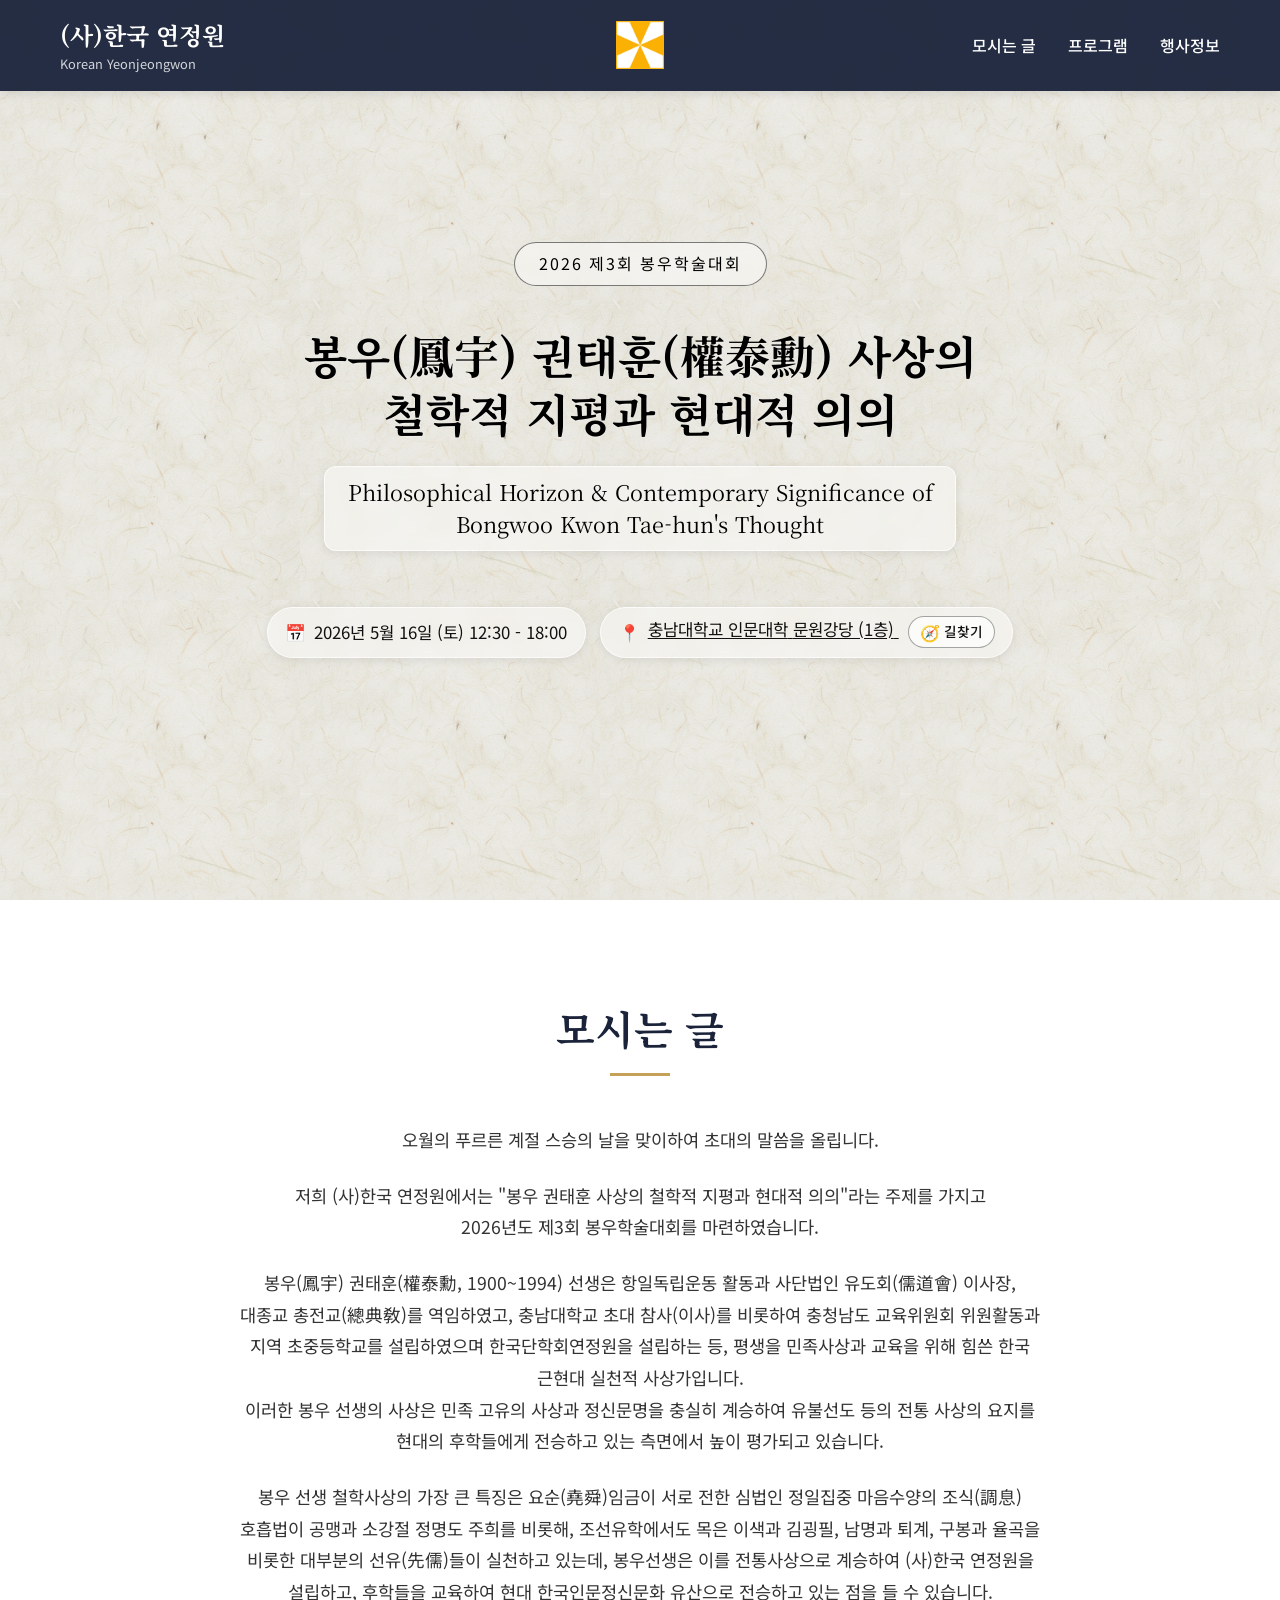
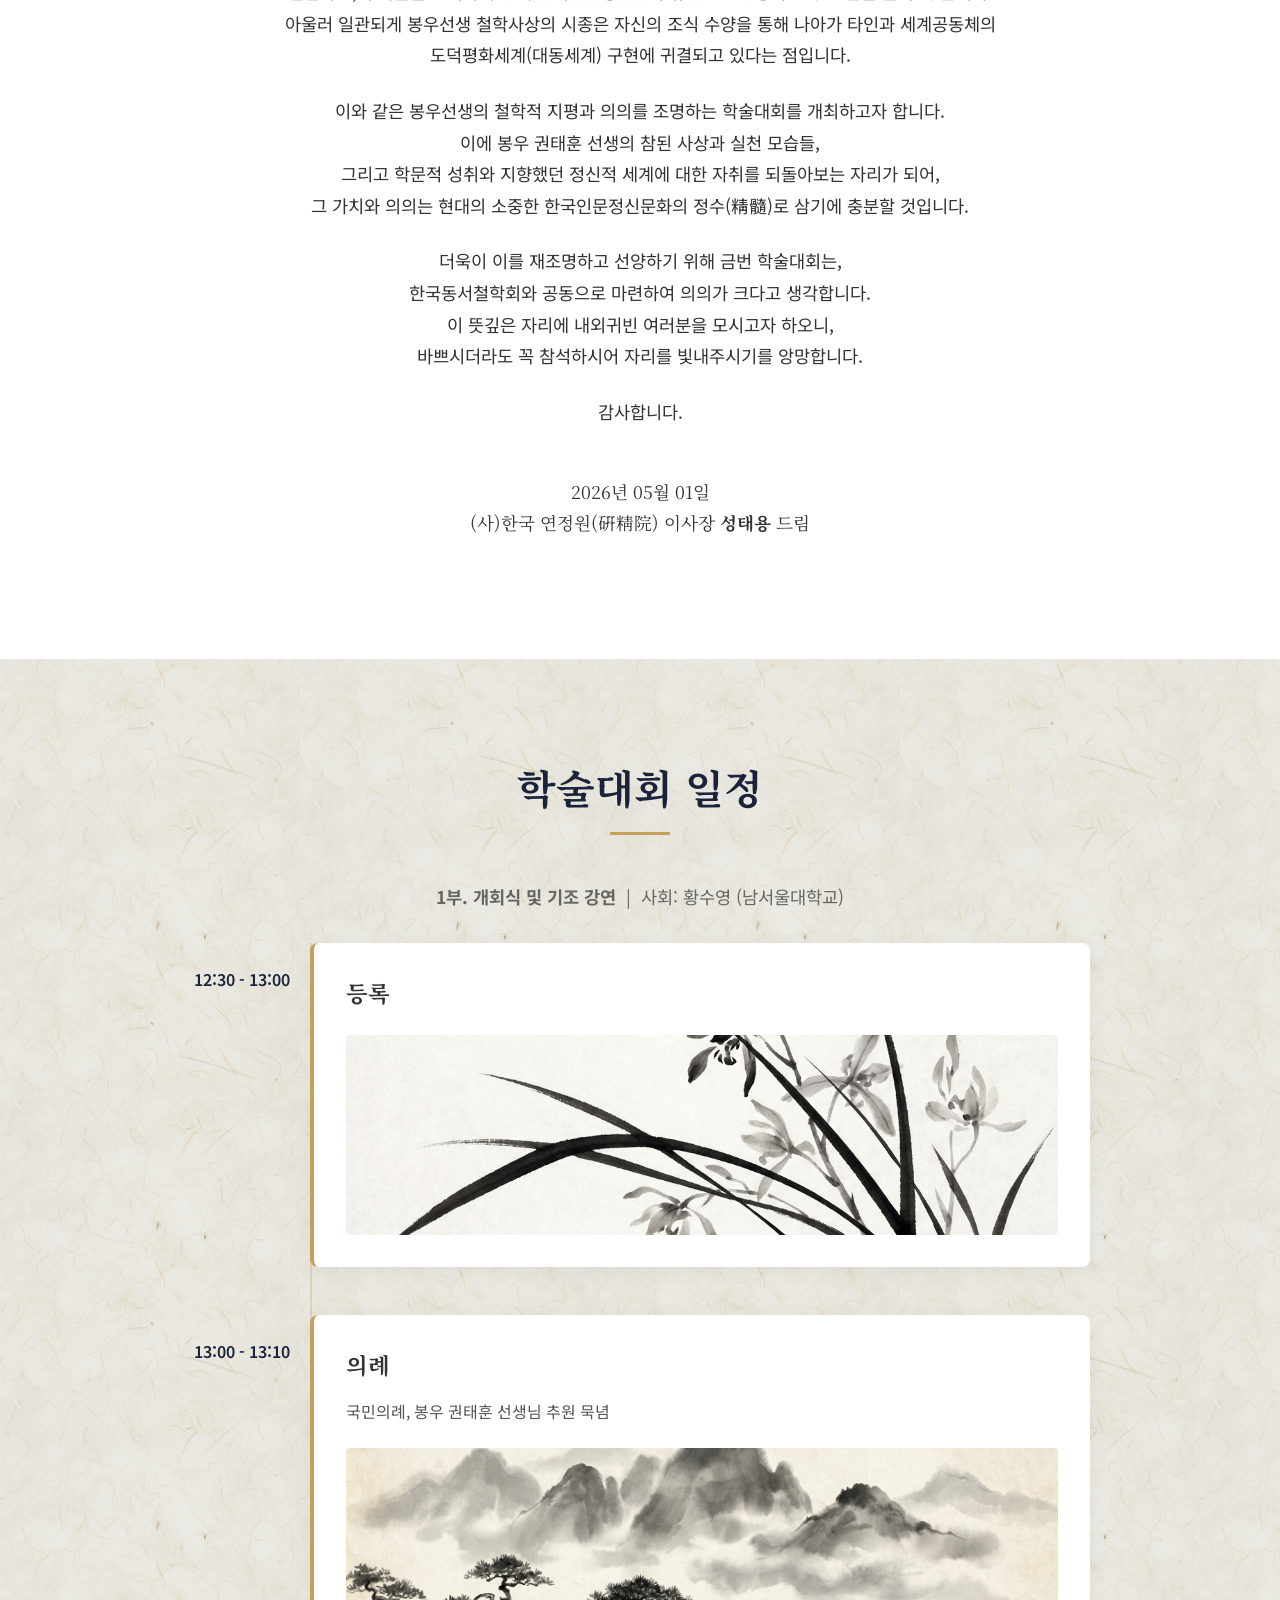
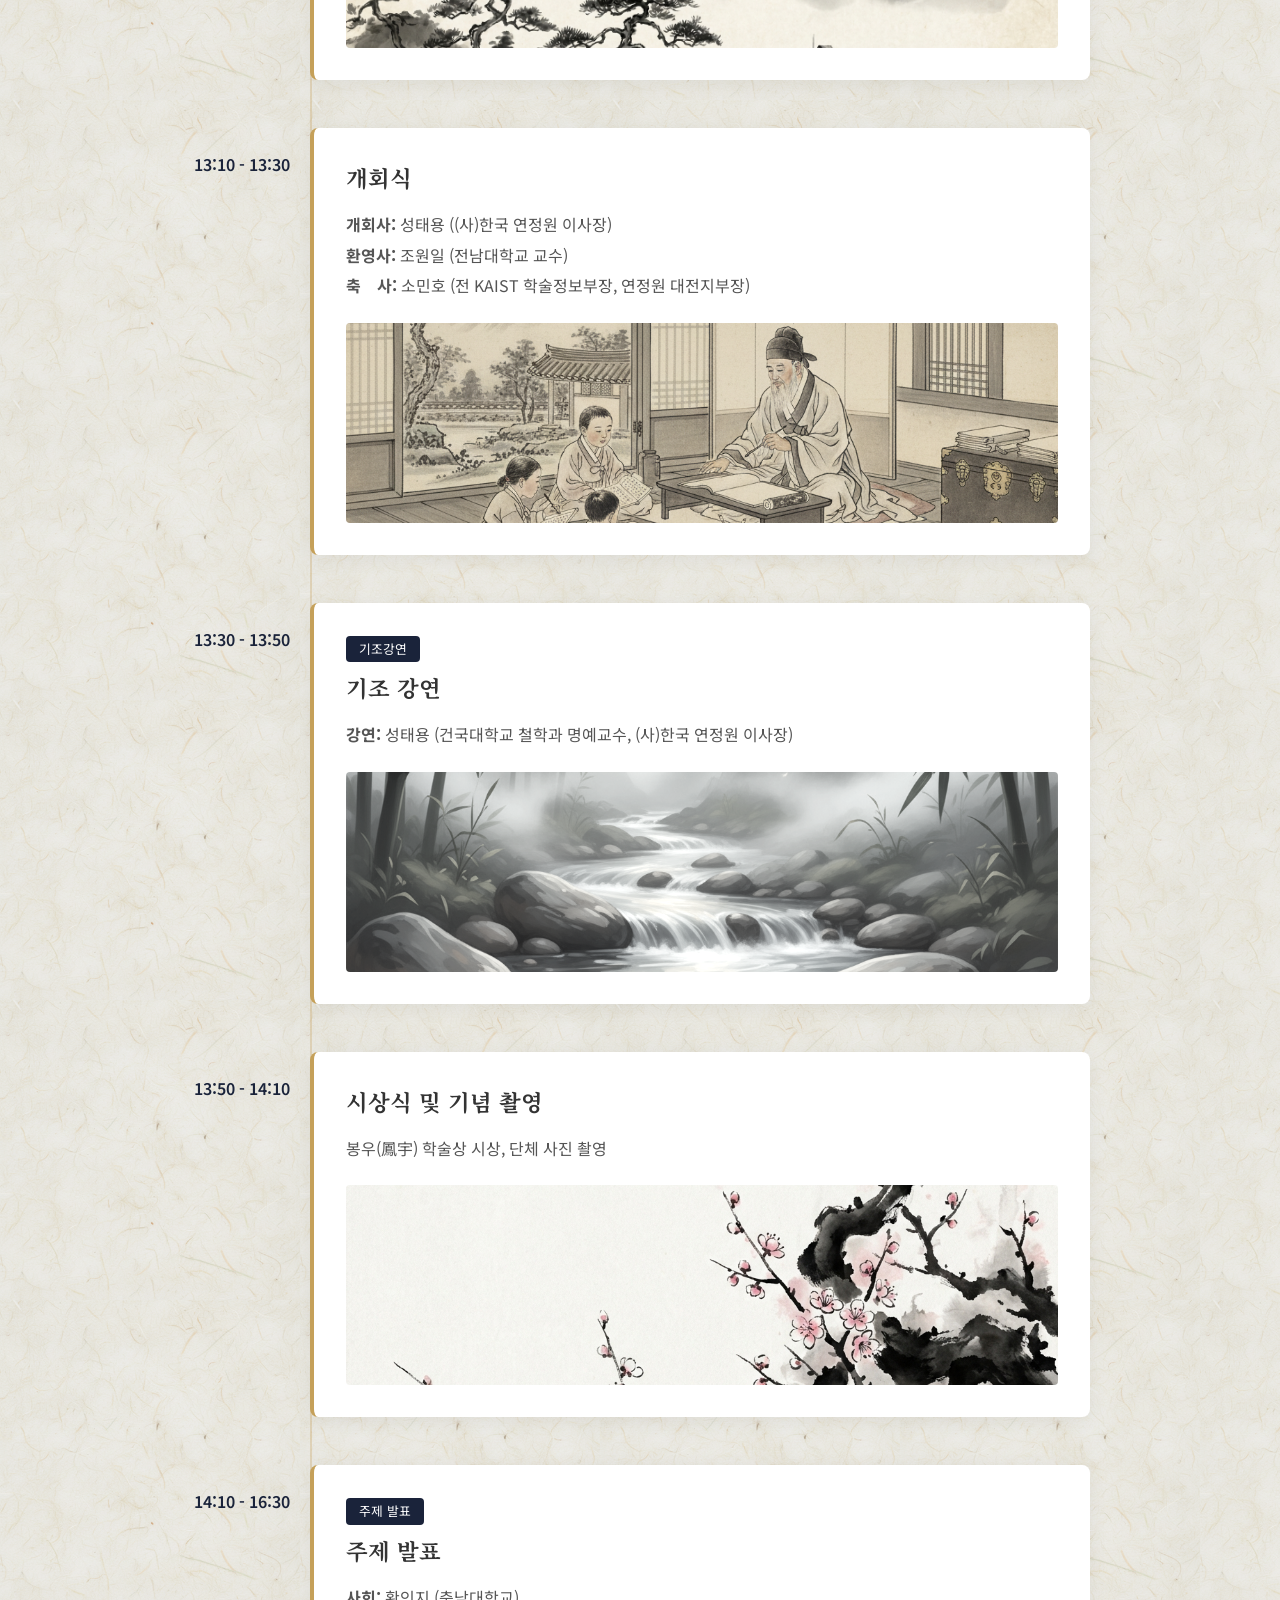
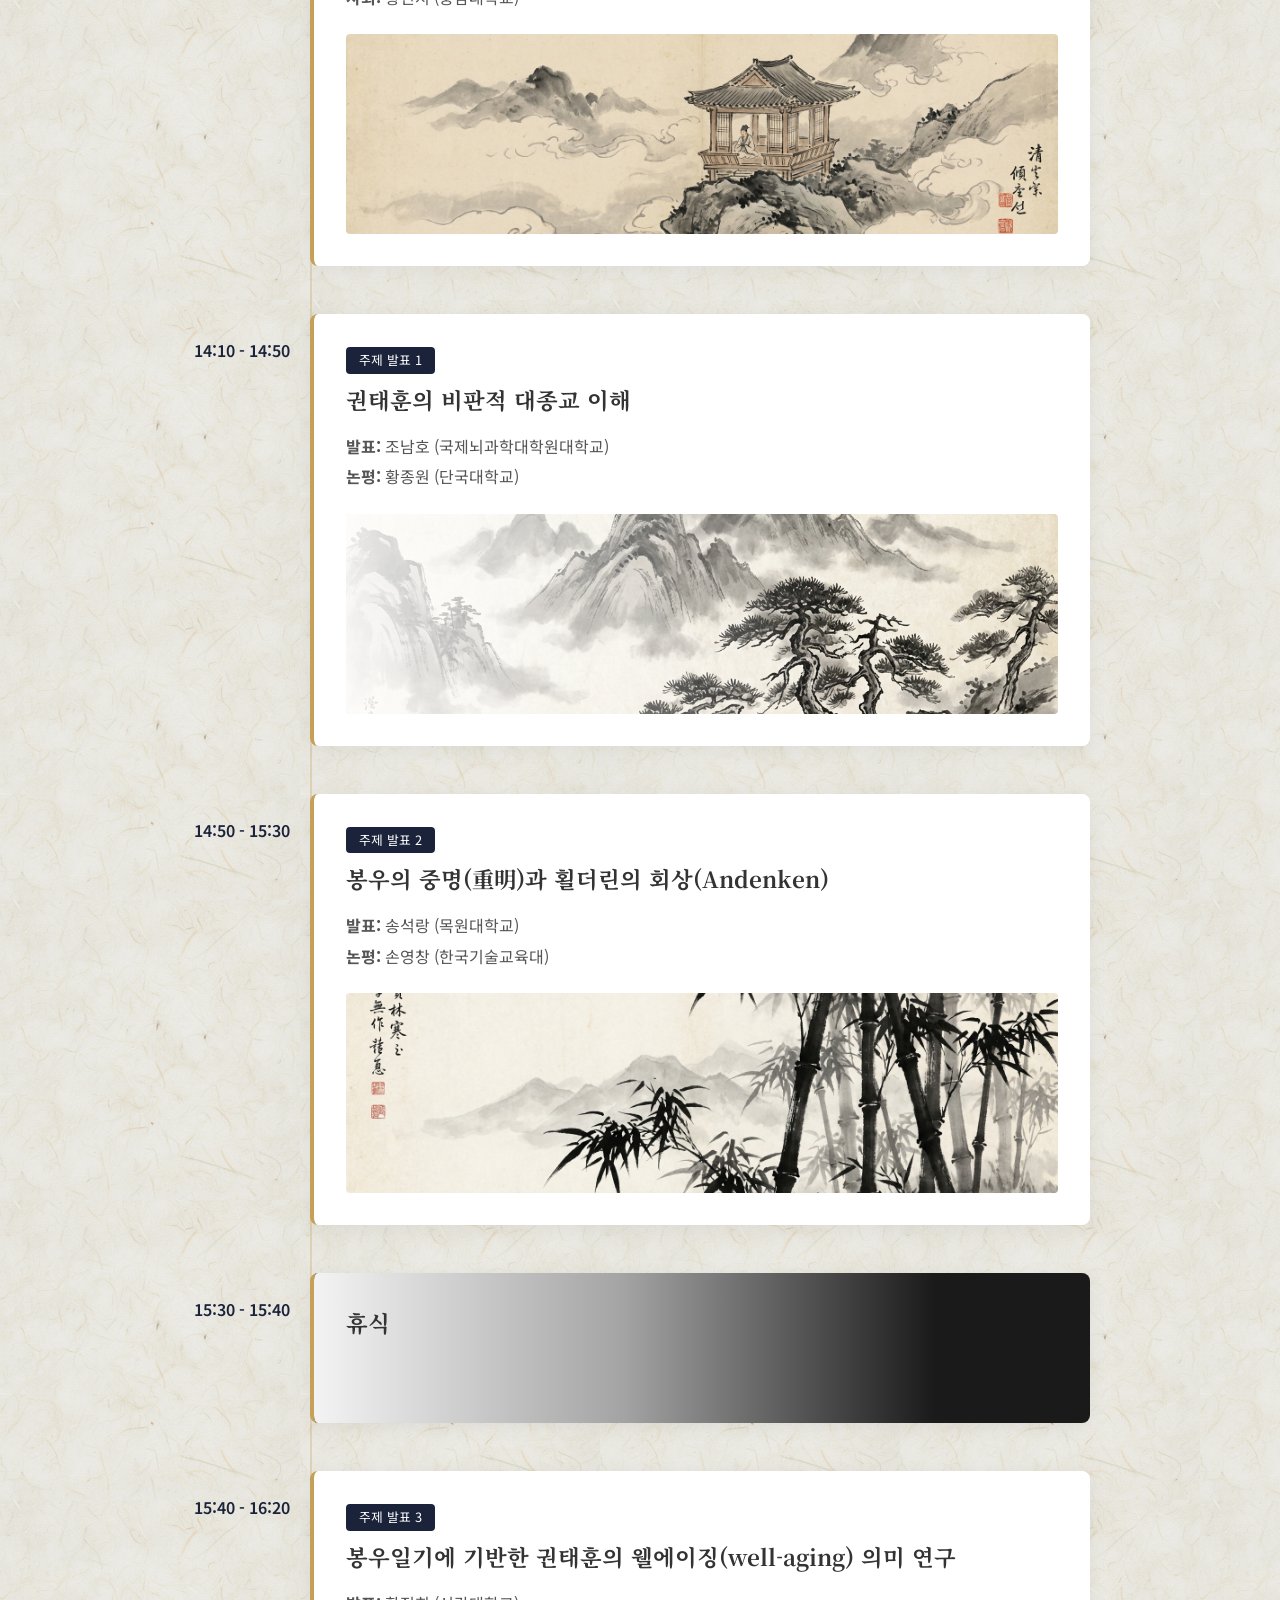
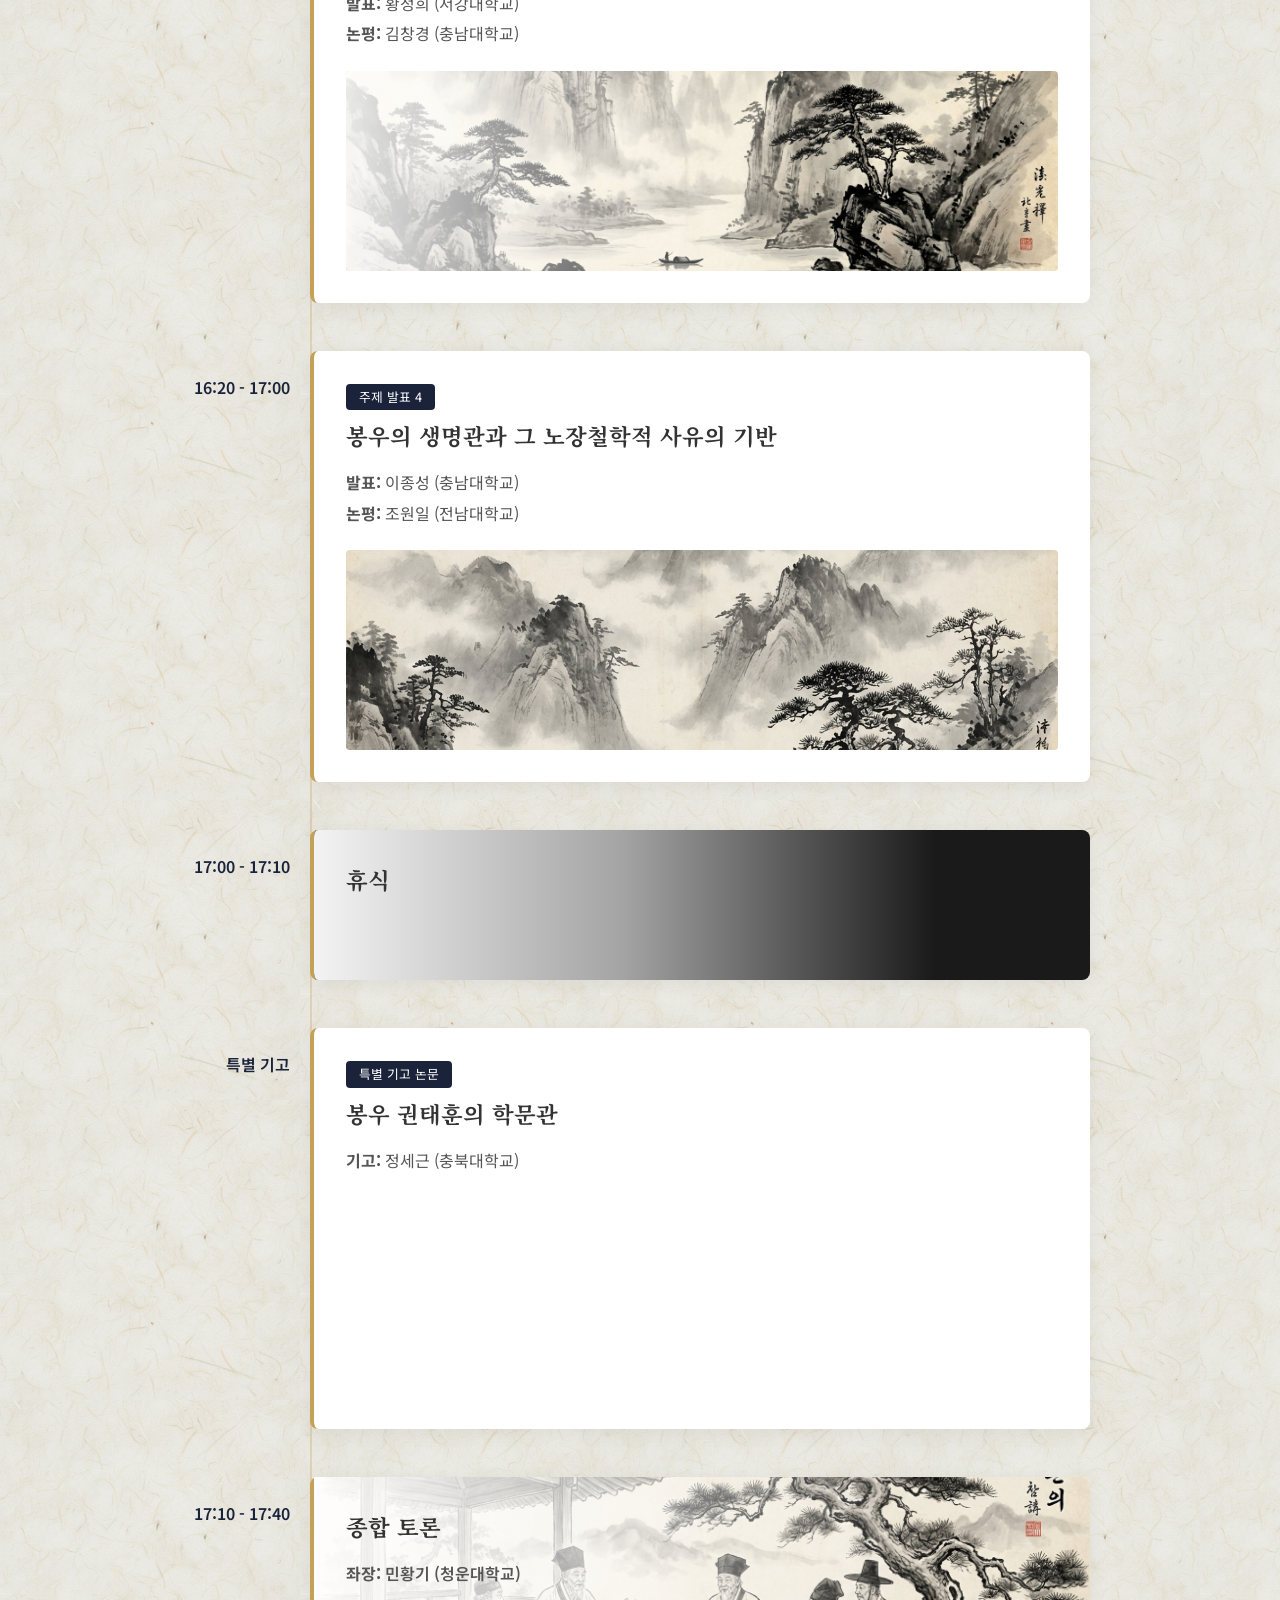
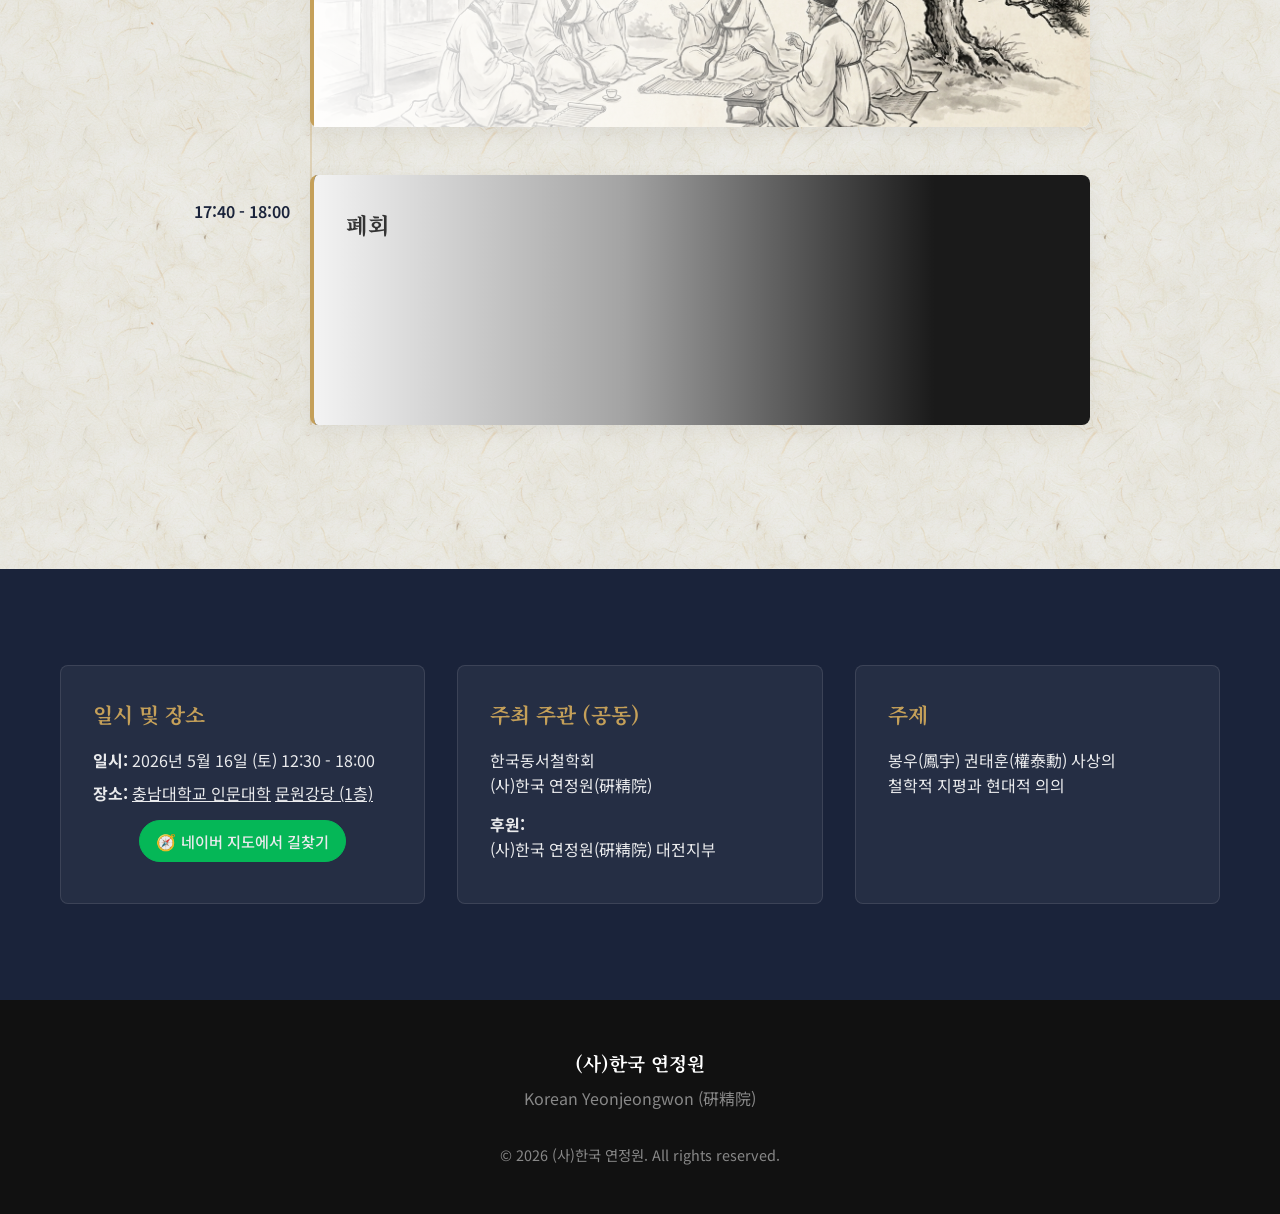
<file: index.html>
<!DOCTYPE html>
<html lang="ko">

<head>
    <meta charset="UTF-8">
    <meta name="viewport" content="width=device-width, initial-scale=1.0">
    <title>2026 제3회 봉우학술대회</title>
    <link rel="icon" type="image/png" href="assets/images/logo.png">
    <link rel="apple-touch-icon" href="assets/images/logo.png">
    <link
        href="https://fonts.googleapis.com/css2?family=Noto+Serif+KR:wght@300;400;600;700;900&family=Noto+Sans+KR:wght@300;400;500;700&display=swap"
        rel="stylesheet">
    <link rel="stylesheet" href="assets/css/style.css">
</head>

<body>
    <!-- Header -->
    <header class="header">
        <nav class="nav">
            <div class="nav-container">
                <div class="logo">
                    <h1>(사)한국 연정원</h1>
                    <span>Korean Yeonjeongwon</span>
                </div>
                <a href="#" class="nav-logo" aria-label="(사)한국 연정원 로고">
                    <img src="assets/images/logo.png" alt="(사)한국 연정원 로고">
                </a>
                <ul class="nav-menu">
                    <li><a href="#greeting">모시는 글</a></li>
                    <li><a href="#program">프로그램</a></li>
                    <li><a href="#info">행사정보</a></li>
                </ul>
            </div>
        </nav>
    </header>

    <!-- Hero Section -->
    <header class="hero">
        <div class="hero-bg">
            <img src="assets/images/hero_spring01.jpg" class="hero-slide slide-1" alt="Korean Spring Landscape 1">
            <img src="assets/images/hero_spring02.jpg" class="hero-slide slide-2" alt="Korean Spring Landscape 2">
            <img src="assets/images/hero_spring03.jpg" class="hero-slide slide-3" alt="Korean Spring Landscape 3">
            <div class="overlay"></div>
        </div>
        <div class="hero-content">
            <div class="hero-badge">2026 제3회 봉우학술대회</div>
            <h1 class="hero-title">
                <span class="title-main">
                    <span class="title-line1">봉우(鳳宇) 권태훈(權泰勳) 사상의</span>
                    <span class="title-connector"></span>
                    <span class="title-line2">철학적 지평과 현대적 의의</span>
                </span>
                <span class="title-sub">Philosophical Horizon & Contemporary Significance of<br class="desktop-break">Bongwoo Kwon Tae-hun's Thought</span>
            </h1>
            <div class="hero-info">
                <div class="info-item">
                    <span class="icon">📅</span>
                    <span>2026년 5월 16일 (토) 12:30 - 18:00</span>
                </div>
                <div class="info-item">
                    <span class="icon">📍</span>
                    <span class="location-text">
                        <a href="https://naver.me/FV7dJTRM" target="_blank" rel="noopener" style="color: inherit; text-decoration: underline;">
                            <span class="location-line1">충남대학교 인문대학</span>
                            <span class="location-line2">문원강당 (1층)</span>
                        </a>
                        <a href="https://naver.me/FV7dJTRM" target="_blank" rel="noopener" class="map-link" aria-label="네이버 지도에서 길찾기" title="네이버 지도에서 길찾기">
                            <span class="map-icon">🧭</span>
                            <span class="map-label">길찾기</span>
                        </a>
                    </span>
                </div>
            </div>
        </div>
    </header>

    <!-- Greeting Section -->
    <section id="greeting" class="greeting">
        <div class="container">
            <div class="greeting-content">
                <h2 class="section-title">모시는 글</h2>
                <div class="greeting-text">
                    <p>오월의 푸르른 계절 스승의 날을 맞이하여 초대의 말씀을 올립니다.</p>
                    <p>저희 (사)한국 연정원에서는 "봉우 권태훈 사상의 철학적 지평과 현대적 의의"라는 주제를 가지고<br>2026년도 제3회 봉우학술대회를 마련하였습니다.</p>
                    <p>봉우(鳳宇) 권태훈(權泰勳, 1900~1994) 선생은 항일독립운동 활동과 사단법인 유도회(儒道會) 이사장, 대종교 총전교(總典敎)를 역임하였고, 충남대학교 초대 참사(이사)를 비롯하여 충청남도 교육위원회 위원활동과 지역 초중등학교를 설립하였으며 한국단학회연정원을 설립하는 등, 평생을 민족사상과 교육을 위해 힘쓴 한국 근현대 실천적 사상가입니다.<br>이러한 봉우 선생의 사상은 민족 고유의 사상과 정신문명을 충실히 계승하여 유불선도 등의 전통 사상의 요지를 현대의 후학들에게 전승하고 있는 측면에서 높이 평가되고 있습니다.</p>
                    <p>봉우 선생 철학사상의 가장 큰 특징은 요순(堯舜)임금이 서로 전한 심법인 정일집중 마음수양의 조식(調息)호흡법이 공맹과 소강절 정명도 주희를 비롯해, 조선유학에서도 목은 이색과 김굉필, 남명과 퇴계, 구봉과 율곡을 비롯한 대부분의 선유(先儒)들이 실천하고 있는데, 봉우선생은 이를 전통사상으로 계승하여 (사)한국 연정원을 설립하고, 후학들을 교육하여 현대 한국인문정신문화 유산으로 전승하고 있는 점을 들 수 있습니다.<br>아울러 일관되게 봉우선생 철학사상의 시종은 자신의 조식 수양을 통해 나아가 타인과 세계공동체의 도덕평화세계(대동세계) 구현에 귀결되고 있다는 점입니다.</p>
                    <p>이와 같은 봉우선생의 철학적 지평과 의의를 조명하는 학술대회를 개최하고자 합니다.<br>이에 봉우 권태훈 선생의 참된 사상과 실천 모습들,<br>그리고 학문적 성취와 지향했던 정신적 세계에 대한 자취를 되돌아보는 자리가 되어,<br>그 가치와 의의는 현대의 소중한 한국인문정신문화의 정수(精髓)로 삼기에 충분할 것입니다.</p>
                    <p>더욱이 이를 재조명하고 선양하기 위해 금번 학술대회는,<br>한국동서철학회와 공동으로 마련하여 의의가 크다고 생각합니다.<br>이 뜻깊은 자리에 내외귀빈 여러분을 모시고자 하오니,<br>바쁘시더라도 꼭 참석하시어 자리를 빛내주시기를 앙망합니다.</p>
                    <p>감사합니다.</p>
                    <p class="signature">2026년 05월 01일<br>(사)한국 연정원(硏精院) 이사장 <strong>성태용</strong> 드림</p>
                </div>
            </div>
        </div>
    </section>

    <!-- Program Section -->
    <section id="program" class="program">
        <div class="container">
            <h2 class="section-title">학술대회 일정</h2>
            <p class="program-heading">
                <strong>1부. 개회식 및 기조 강연</strong><span class="program-sep"> &nbsp;|&nbsp; </span><span class="program-host">사회: 황수영 (남서울대학교)</span>
            </p>

            <div class="timeline">
                <!-- 등록 -->
                <div class="timeline-item">
                    <div class="time">12:30 - 13:00</div>
                    <div class="content">
                        <h3>등록</h3>
                        <div class="session-image">
                            <img src="assets/images/ink_wash_orchid.png" alt="Orchid">
                        </div>
                    </div>
                </div>

                <!-- 의례 -->
                <div class="timeline-item">
                    <div class="time">13:00 - 13:10</div>
                    <div class="content">
                        <h3>의례</h3>
                        <div class="details">
                            <p>국민의례, 봉우 권태훈 선생님 추원 묵념</p>
                        </div>
                        <div class="session-image">
                            <img src="assets/images/ink_wash_mountains.png" alt="Mountains">
                        </div>
                    </div>
                </div>

                <!-- 개회식 -->
                <div class="timeline-item">
                    <div class="time">13:10 - 13:30</div>
                    <div class="content">
                        <h3>개회식</h3>
                        <div class="details">
                            <p><strong>개회사:</strong> 성태용 ((사)한국 연정원 이사장)</p>
                            <p><strong>환영사:</strong> 조원일 (전남대학교 교수)</p>
                            <p><strong>축　사:</strong> 소민호 (전 KAIST 학술정보부장, 연정원 대전지부장)</p>
                        </div>
                        <div class="session-image">
                            <img src="assets/images/ink_wash_teaching.png" alt="Teaching">
                        </div>
                    </div>
                </div>

                <!-- 기조강연 -->
                <div class="timeline-item">
                    <div class="time">13:30 - 13:50</div>
                    <div class="content">
                        <span class="tag">기조강연</span>
                        <h3>기조 강연</h3>
                        <div class="details">
                            <p><strong>강연:</strong> 성태용 (건국대학교 철학과 명예교수, (사)한국 연정원 이사장)</p>
                        </div>
                        <div class="session-image ink-wash-effect">
                            <img src="assets/images/section_taoism.png" alt="Keynote">
                        </div>
                    </div>
                </div>

                <!-- 시상식 및 기념 촬영 -->
                <div class="timeline-item">
                    <div class="time">13:50 - 14:10</div>
                    <div class="content">
                        <h3>시상식 및 기념 촬영</h3>
                        <div class="details">
                            <p>봉우(鳳宇) 학술상 시상, 단체 사진 촬영</p>
                        </div>
                        <div class="session-image">
                            <img src="assets/images/ink_wash_plum_blossom.png" alt="Award Ceremony">
                        </div>
                    </div>
                </div>

                <!-- 주제 발표 섹션 헤더 -->
                <div class="timeline-item">
                    <div class="time">14:10 - 16:30</div>
                    <div class="content">
                        <span class="tag">주제 발표</span>
                        <h3>주제 발표</h3>
                        <div class="details">
                            <p><strong>사회:</strong> 황인지 (충남대학교)</p>
                        </div>
                        <div class="session-image">
                            <img src="assets/images/ink_wash_pavilion.png" alt="Pavilion">
                        </div>
                    </div>
                </div>

                <!-- 주제 발표 1 -->
                <div class="timeline-item">
                    <div class="time">14:10 - 14:50</div>
                    <div class="content">
                        <span class="tag">주제 발표 1</span>
                        <h3>권태훈의 비판적 대종교 이해</h3>
                        <div class="details">
                            <p><strong>발표:</strong> 조남호 (국제뇌과학대학원대학교)</p>
                            <p><strong>논평:</strong> 황종원 (단국대학교)</p>
                        </div>
                        <div class="session-image fade-right">
                            <img src="assets/images/ink_wash_mountains_02.png" alt="Mountains">
                        </div>
                    </div>
                </div>

                <!-- 주제 발표 2 -->
                <div class="timeline-item">
                    <div class="time">14:50 - 15:30</div>
                    <div class="content">
                        <span class="tag">주제 발표 2</span>
                        <h3>봉우의 중명(重明)과 횔더린의 회상(Andenken)</h3>
                        <div class="details">
                            <p><strong>발표:</strong> 송석랑 (목원대학교)</p>
                            <p><strong>논평:</strong> 손영창 (한국기술교육대)</p>
                        </div>
                        <div class="session-image">
                            <img src="assets/images/ink_wash_bamboo.png" alt="Bamboo">
                        </div>
                    </div>
                </div>

                <!-- 휴식 -->
                <div class="timeline-item">
                    <div class="time">15:30 - 15:40</div>
                    <div class="content break-session">
                        <video class="break-video" autoplay loop muted playsinline preload="auto" aria-hidden="true">
                            <source src="assets/videos/break1.mp4" type="video/mp4">
                        </video>
                        <h3>휴식</h3>
                    </div>
                </div>

                <!-- 주제 발표 3 -->
                <div class="timeline-item">
                    <div class="time">15:40 - 16:20</div>
                    <div class="content">
                        <span class="tag">주제 발표 3</span>
                        <h3>봉우일기에 기반한 권태훈의 웰에이징(well-aging) 의미 연구</h3>
                        <div class="details">
                            <p><strong>발표:</strong> 황정희 (서강대학교)</p>
                            <p><strong>논평:</strong> 김창경 (충남대학교)</p>
                        </div>
                        <div class="session-image fade-right">
                            <img src="assets/images/ink_wash_river.png" alt="River">
                        </div>
                    </div>
                </div>

                <!-- 주제 발표 4 -->
                <div class="timeline-item">
                    <div class="time">16:20 - 17:00</div>
                    <div class="content">
                        <span class="tag">주제 발표 4</span>
                        <h3>봉우의 생명관과<br class="mobile-break"> 그 노장철학적 사유의 기반</h3>
                        <div class="details">
                            <p><strong>발표:</strong> 이종성 (충남대학교)</p>
                            <p><strong>논평:</strong> 조원일 (전남대학교)</p>
                        </div>
                        <div class="session-image">
                            <img src="assets/images/ink_wash_mountains_03.png" alt="Mountains">
                        </div>
                    </div>
                </div>

                <!-- 휴식 -->
                <div class="timeline-item">
                    <div class="time">17:00 - 17:10</div>
                    <div class="content break-session">
                        <video class="break-video" autoplay loop muted playsinline preload="auto" aria-hidden="true">
                            <source src="assets/videos/break2.mp4" type="video/mp4">
                        </video>
                        <h3>휴식</h3>
                    </div>
                </div>

                <!-- 특별 기고 논문 -->
                <div class="timeline-item">
                    <div class="time">특별 기고</div>
                    <div class="content">
                        <span class="tag">특별 기고 논문</span>
                        <h3>봉우 권태훈의 학문관</h3>
                        <div class="details">
                            <p><strong>기고:</strong> 정세근 (충북대학교)</p>
                        </div>
                        <div class="session-image">
                            <video autoplay loop muted playsinline preload="auto" aria-hidden="true">
                                <source src="assets/videos/special.mp4" type="video/mp4">
                            </video>
                        </div>
                    </div>
                </div>

                <!-- 종합 토론 -->
                <div class="timeline-item">
                    <div class="time">17:10 - 17:40</div>
                    <div class="content discussion-session">
                        <h3>종합 토론</h3>
                        <div class="details">
                            <p><strong>좌장:</strong> 민황기 (청운대학교)</p>
                        </div>
                    </div>
                </div>

                <!-- 폐회 -->
                <div class="timeline-item">
                    <div class="time">17:40 - 18:00</div>
                    <div class="content closing-session">
                        <video class="closing-video" autoplay loop muted playsinline preload="auto" aria-hidden="true">
                            <source src="assets/videos/closing.mp4" type="video/mp4">
                        </video>
                        <h3>폐회</h3>
                    </div>
                </div>
            </div>
        </div>
    </section>

    <!-- Info Section -->
    <section id="info" class="info">
        <div class="container">
            <div class="info-grid">
                <div class="info-card">
                    <h3>일시 및 장소</h3>
                    <p class="info-datetime">
                        <span class="datetime-line1"><strong>일시:</strong> 2026년 5월 16일 (토)</span>
                        <span class="datetime-line2">12:30 - 18:00</span>
                    </p>
                    <p class="info-location">
                        <span class="location-line1"><strong>장소:</strong> <a href="https://naver.me/FV7dJTRM" target="_blank" rel="noopener" style="color: inherit; text-decoration: underline;">충남대학교 인문대학</a></span>
                        <span class="location-line2"><a href="https://naver.me/FV7dJTRM" target="_blank" rel="noopener" style="color: inherit; text-decoration: underline;">문원강당 (1층)</a></span>
                    </p>
                    <p style="margin-top: 0.8rem; text-align: center;">
                        <a href="https://naver.me/FV7dJTRM" target="_blank" rel="noopener" class="map-link map-link-button" aria-label="네이버 지도에서 길찾기">
                            <span class="map-icon">🧭</span>
                            <span class="map-label">네이버 지도에서 길찾기</span>
                        </a>
                    </p>
                </div>
                <div class="info-card">
                    <h3>주최 주관 (공동)</h3>
                    <p>한국동서철학회<br>(사)한국 연정원(硏精院)</p>
                    <p style="margin-top: 0.8rem;"><strong>후원:</strong><br>(사)한국 연정원(硏精院) 대전지부</p>
                </div>
                <div class="info-card">
                    <h3>주제</h3>
                    <p>봉우(鳳宇) 권태훈(權泰勳) 사상의<br>철학적 지평과 현대적 의의</p>
                </div>
            </div>
        </div>
    </section>

    <!-- Footer -->
    <footer class="footer">
        <div class="container">
            <div class="footer-content">
                <div class="footer-logo">
                    <h3>(사)한국 연정원</h3>
                    <p>Korean Yeonjeongwon (硏精院)</p>
                </div>
                <p class="copyright">&copy; 2026 (사)한국 연정원. All rights reserved.</p>
            </div>
        </div>
    </footer>
</body>

</html>
</file>
<file: assets/css/style.css>
:root {
    --primary-color: #1a233a; /* Deep Navy */
    --secondary-color: #c5a059; /* Muted Gold */
    --accent-color: #8b3a3a; /* Deep Red/Brown */
    --text-color: #333333;
    --bg-color: #f9f8f5; /* Warm Off-white */
    --white: #ffffff;
    --font-serif: 'Noto Serif KR', serif;
    --font-sans: 'Noto Sans KR', sans-serif;
}

* {
    margin: 0;
    padding: 0;
    box-sizing: border-box;
}

body {
    font-family: var(--font-sans);
    color: var(--text-color);
    background-color: var(--bg-color);
    line-height: 1.6;
    background-image: url('../images/bg_pattern.png');
    background-repeat: repeat;
    background-size: 300px;
}

a {
    text-decoration: none;
    color: inherit;
    transition: color 0.3s ease;
}

ul {
    list-style: none;
}

.container {
    max-width: 1200px;
    margin: 0 auto;
    padding: 0 20px;
}

.section-title {
    font-family: var(--font-serif);
    font-size: 2.5rem;
    text-align: center;
    margin-bottom: 3rem;
    color: var(--primary-color);
    position: relative;
    padding-bottom: 1rem;
}

.section-title::after {
    content: '';
    position: absolute;
    bottom: 0;
    left: 50%;
    transform: translateX(-50%);
    width: 60px;
    height: 3px;
    background-color: var(--secondary-color);
}

/* Navigation */
.nav {
    position: fixed;
    top: 0;
    left: 0;
    width: 100%;
    z-index: 1000;
    background: rgba(26, 35, 58, 0.95);
    backdrop-filter: blur(10px);
    padding: 1rem 0;
    color: var(--white);
    box-shadow: 0 2px 10px rgba(0,0,0,0.1);
}

.nav-container {
    max-width: 1200px;
    margin: 0 auto;
    padding: 0 20px;
    display: flex;
    justify-content: space-between;
    align-items: center;
    position: relative;
}

.nav-logo {
    position: absolute;
    left: 50%;
    top: 50%;
    transform: translate(-50%, -50%);
    display: inline-flex;
    align-items: center;
    justify-content: center;
    line-height: 0;
}

.nav-logo img {
    height: 48px;
    width: auto;
    display: block;
    transform-origin: center center;
    animation: navLogoPulse 6s ease-in-out infinite;
    will-change: transform, filter;
}

@keyframes navLogoPulse {
    0%, 100% {
        transform: scale(1);
        filter: brightness(1) saturate(1) drop-shadow(0 0 0 rgba(255, 200, 60, 0));
    }
    50% {
        transform: scale(1.1);
        filter: brightness(1.45) saturate(1.4) drop-shadow(0 0 10px rgba(255, 200, 60, 0.85));
    }
}

@media (prefers-reduced-motion: reduce) {
    .nav-logo img {
        animation: none;
    }
}

.logo h1 {
    font-family: var(--font-serif);
    font-size: 1.5rem;
    font-weight: 700;
}

.logo span {
    font-size: 0.8rem;
    opacity: 0.8;
    display: block;
}

.nav-menu {
    display: flex;
    gap: 2rem;
}

.nav-menu a {
    font-size: 1rem;
    font-weight: 500;
}

.nav-menu a:hover {
    color: var(--secondary-color);
}

/* Hero Section */
.hero {
    position: relative;
    height: 100vh;
    display: flex;
    align-items: center;
    justify-content: center;
    text-align: center;
    color: #000;
    overflow: hidden;
}

.hero-bg {
    position: absolute;
    top: 0;
    left: 0;
    width: 100%;
    height: 100%;
    z-index: -1;
}

.hero-bg .hero-slide {
    position: absolute;
    top: 0;
    left: 0;
    width: 100%;
    height: 100%;
    object-fit: cover;
    opacity: 0;
    transform: scale(1.0);
    will-change: opacity, transform;
    animation: heroSlideCycle 30s infinite ease-in-out;
}

.hero-bg .slide-1 {
    animation-delay: 0s;
}

.hero-bg .slide-2 {
    animation-delay: -20s;
}

.hero-bg .slide-3 {
    animation-delay: -10s;
    /* 오버레이 적용 시 사용값: brightness(1.30) contrast(1.03) */
}

@keyframes heroSlideCycle {
    0%   { opacity: 1; transform: scale(1.0); }
    26%  { opacity: 1; transform: scale(1.12); }
    33%  { opacity: 0; transform: scale(1.14); }
    93%  { opacity: 0; transform: scale(1.0); }
    100% { opacity: 1; transform: scale(1.0); }
}

.overlay {
    position: absolute;
    top: 0;
    left: 0;
    width: 100%;
    height: 100%;
    /* 현재 적용값 기억용: linear-gradient(rgba(0,0,0,0.45), rgba(0,0,0,0.7)) */
    background: transparent;
    z-index: 1;
}

.hero-content {
    z-index: 1;
    padding: 2rem;
    max-width: 1000px;
}

.hero-badge {
    display: inline-block;
    padding: 0.5rem 1.5rem;
    border: 1px solid rgba(0, 0, 0, 0.5);
    background-color: rgba(255, 255, 255, 0.45);
    backdrop-filter: blur(6px);
    -webkit-backdrop-filter: blur(6px);
    color: #000;
    border-radius: 50px;
    margin-bottom: 2.5rem;
    font-size: 1rem;
    letter-spacing: 2px;
}

.hero-title {
    font-family: var(--font-serif);
    margin-bottom: 3.5rem;
}

.hero-title .title-sub {
    margin-top: 1rem;
}

.title-main {
    display: block;
    font-size: 2.8rem;
    font-weight: 700;
    margin-bottom: 0.5rem;
    color: #000;
    text-shadow: 0 1px 2px rgba(255,255,255,0.35);
    line-height: 1.3;
}

.title-line1,
.title-line2 {
    display: block;
}

.title-connector {
    display: none;
}

.title-sub {
    display: inline-block;
    font-size: 1.35rem;
    font-weight: 400;
    color: #000;
    opacity: 1;
    padding: 0.55rem 1.4rem;
    border-radius: 12px;
    background-color: rgba(255, 255, 255, 0.45);
    backdrop-filter: blur(6px);
    -webkit-backdrop-filter: blur(6px);
    border: 1px solid rgba(255, 255, 255, 0.7);
    box-shadow: 0 2px 10px rgba(0, 0, 0, 0.08);
    line-height: 1.5;
}

.hero-info {
    display: flex;
    flex-wrap: wrap;
    justify-content: center;
    gap: 0.9rem;
    font-size: 1.05rem;
}

.info-item {
    display: inline-flex;
    align-items: center;
    gap: 0.5rem;
    padding: 0.55rem 1.1rem;
    border-radius: 999px;
    background-color: rgba(255, 255, 255, 0.45);
    backdrop-filter: blur(6px);
    -webkit-backdrop-filter: blur(6px);
    border: 1px solid rgba(255, 255, 255, 0.7);
    box-shadow: 0 2px 10px rgba(0, 0, 0, 0.08);
    color: #111;
}

/* Greeting Section */
.greeting {
    padding: 6rem 0;
    background-color: var(--white);
    position: relative;
    overflow: hidden;
}

.greeting::before,
.greeting::after {
    content: '';
    position: absolute;
    top: 0;
    left: 0;
    width: 100%;
    height: 100%;
    background-size: cover;
    background-position: center;
    background-repeat: no-repeat;
    opacity: 0;
    transition: opacity 2s ease-in-out;
}

.greeting::before {
    background-image: url('../images/ink_wash_lattice.png');
    animation: fadeInOut1 16s infinite;
    z-index: 0;
}

.greeting::after {
    background-image: url('../images/ten_longevity_symbols.png');
    animation: fadeInOut2 16s infinite;
    z-index: 0;
}

@keyframes fadeInOut1 {
    0% { opacity: 0.45; }
    40% { opacity: 0.45; }
    50% { opacity: 0; }
    90% { opacity: 0; }
    100% { opacity: 0.45; }
}

@keyframes fadeInOut2 {
    0% { opacity: 0; }
    40% { opacity: 0; }
    50% { opacity: 0.45; }
    90% { opacity: 0.45; }
    100% { opacity: 0; }
}

.greeting > .container {
    position: relative;
    z-index: 1;
}

.greeting > .container::before {
    content: '';
    position: absolute;
    top: -6rem;
    left: 50%;
    transform: translateX(-50%);
    width: 100vw;
    height: calc(100% + 12rem);
    background: linear-gradient(to bottom, rgba(255,255,255,0.65) 0%, rgba(255,255,255,0.55) 50%, rgba(255,255,255,0.65) 100%);
    z-index: 0;
    pointer-events: none;
}

.greeting-content {
    max-width: 800px;
    margin: 0 auto;
    text-align: center;
    position: relative;
    z-index: 1;
}

.greeting-text p {
    margin-bottom: 1.5rem;
    font-size: 1.1rem;
    line-height: 1.8;
    word-break: keep-all;
}

.signature {
    margin-top: 3rem;
    font-family: var(--font-serif);
    font-size: calc(1.2rem + 2px);
    text-align: center;
}

/* Program Section */
.program {
    padding: 6rem 0;
}

.program-heading {
    text-align: center;
    margin-bottom: 2rem;
    font-size: 1.1rem;
    color: #666;
}

.mobile-break {
    display: none;
}

@media (max-width: 768px) {
    .mobile-break {
        display: inline;
    }
}

@media (max-width: 768px) {
    .program-heading .program-sep {
        display: none;
    }

    .program-heading .program-host {
        display: block;
        margin-top: 0.3rem;
    }
}

.timeline {
    position: relative;
    max-width: 900px;
    margin: 0 auto;
}

.timeline::before {
    content: '';
    position: absolute;
    top: 0;
    left: 120px;
    height: 100%;
    width: 2px;
    background-color: var(--secondary-color);
    opacity: 0.3;
}

.timeline-item {
    display: flex;
    margin-bottom: 3rem;
    position: relative;
}

.timeline-item.break .content {
    background-color: #f0f0f0;
    border-left: 4px solid #999;
}

.time {
    width: 120px;
    padding-right: 20px;
    text-align: right;
    font-weight: 600;
    color: var(--primary-color);
    flex-shrink: 0;
    padding-top: 1.5rem;
}

.content {
    flex-grow: 1;
    background: var(--white);
    padding: 2rem;
    border-radius: 8px;
    box-shadow: 0 4px 20px rgba(0,0,0,0.05);
    position: relative;
    border-left: 4px solid var(--secondary-color);
    transition: transform 0.3s ease;
}

.content:hover {
    transform: translateY(-5px);
}

.tag {
    display: inline-block;
    background-color: var(--primary-color);
    color: var(--white);
    padding: 0.2rem 0.8rem;
    border-radius: 4px;
    font-size: 0.8rem;
    margin-bottom: 0.5rem;
}

.content h3 {
    font-family: var(--font-serif);
    font-size: 1.4rem;
    margin-bottom: 1rem;
    color: var(--text-color);
}

.details p {
    margin-bottom: 0.3rem;
    color: #555;
}

.session-image {
    margin-top: 1.5rem;
    border-radius: 4px;
    overflow: hidden;
    height: 200px;
}

.session-image img,
.session-image video {
    width: 100%;
    height: 100%;
    object-fit: cover;
    transition: transform 0.5s ease;
    display: block;
}

.session-image:hover img,
.session-image:hover video {
    transform: scale(1.05);
}

.session-image.ink-wash-effect img {
    filter: grayscale(80%) contrast(110%) brightness(105%);
    opacity: 0.85;
}

.session-image.fade-right {
    position: relative;
}

.session-image.fade-right::before {
    content: '';
    position: absolute;
    top: 0;
    left: 0;
    width: 100%;
    height: 100%;
    background: linear-gradient(to right, rgba(255,255,255,0.9) 0%, rgba(255,255,255,0.5) 30%, rgba(255,255,255,0) 70%);
    z-index: 1;
    pointer-events: none;
}

.content.break-session {
    position: relative;
    overflow: hidden;
    background-color: #1a1a1a;
    min-height: 150px;
}

.content.break-session .break-video {
    position: absolute;
    top: 0;
    left: 0;
    width: 100%;
    height: 100%;
    object-fit: cover;
    z-index: 0;
    pointer-events: none;
}

.content.break-session::before {
    content: '';
    position: absolute;
    top: 0;
    left: 0;
    width: 100%;
    height: 100%;
    background: linear-gradient(to right, rgba(255,255,255,0.95) 0%, rgba(255,255,255,0.6) 40%, rgba(255,255,255,0) 80%);
    z-index: 1;
}

.content.break-session h3 {
    position: relative;
    z-index: 2;
}

.content.discussion-session {
    position: relative;
    background-image: url('../images/ink_wash_discussion.png');
    background-size: cover;
    background-position: center;
    background-repeat: no-repeat;
    min-height: 250px;
}

.content.discussion-session::before {
    content: '';
    position: absolute;
    top: 0;
    left: 0;
    width: 100%;
    height: 100%;
    background: linear-gradient(to right, rgba(255,255,255,0.95) 0%, rgba(255,255,255,0.6) 40%, rgba(255,255,255,0) 80%);
    z-index: 0;
}

.content.discussion-session h3,
.content.discussion-session .details {
    position: relative;
    z-index: 1;
}

.content.discussion-session .details {
    font-weight: 600;
    color: var(--primary-color);
}

.content.closing-session {
    position: relative;
    overflow: hidden;
    background-color: #1a1a1a;
    min-height: 250px;
}

.content.closing-session .closing-video {
    position: absolute;
    top: 0;
    left: 0;
    width: 100%;
    height: 100%;
    object-fit: cover;
    z-index: 0;
    pointer-events: none;
}

.content.closing-session::before {
    content: '';
    position: absolute;
    top: 0;
    left: 0;
    width: 100%;
    height: 100%;
    background: linear-gradient(to right, rgba(255,255,255,0.95) 0%, rgba(255,255,255,0.6) 40%, rgba(255,255,255,0) 80%);
    z-index: 1;
}

.content.closing-session h3 {
    position: relative;
    z-index: 2;
}

.content.dinner-session {
    position: relative;
    background-image: url('../images/ink_wash_leaving.png');
    background-size: cover;
    background-position: center;
    background-repeat: no-repeat;
    min-height: 250px;
}

.content.dinner-session::before {
    content: '';
    position: absolute;
    top: 0;
    left: 0;
    width: 100%;
    height: 100%;
    background: linear-gradient(to right, rgba(255,255,255,0.95) 0%, rgba(255,255,255,0.6) 40%, rgba(255,255,255,0) 80%);
    z-index: 0;
}

.content.dinner-session h3 {
    position: relative;
    z-index: 1;
}

/* Info Section */
.info {
    padding: 6rem 0;
    background-color: var(--primary-color);
    color: var(--white);
}

.info-grid {
    display: grid;
    grid-template-columns: repeat(auto-fit, minmax(300px, 1fr));
    gap: 2rem;
}

.info-card {
    background: rgba(255,255,255,0.05);
    padding: 2rem;
    border-radius: 8px;
    border: 1px solid rgba(255,255,255,0.1);
    transition: all 0.3s ease;
    cursor: pointer;
}

.info-card:hover {
    background: rgba(255,255,255,0.1);
    border-color: var(--secondary-color);
    transform: translateY(-5px);
    box-shadow: 0 8px 24px rgba(197,160,89,0.2);
}

.info-card h3 {
    font-family: var(--font-serif);
    color: var(--secondary-color);
    margin-bottom: 1rem;
    font-size: 1.3rem;
    transition: color 0.3s ease;
}

.info-card:hover h3 {
    color: var(--white);
}

.info-card p {
    opacity: 0.9;
    margin-bottom: 0.5rem;
    transition: opacity 0.3s ease;
}

.info-card:hover p {
    opacity: 1;
}

/* Footer */
.footer {
    background-color: #111;
    color: #888;
    padding: 3rem 0;
    text-align: center;
}

.footer-logo h3 {
    color: var(--white);
    font-family: var(--font-serif);
    margin-bottom: 0.5rem;
}

.copyright {
    margin-top: 2rem;
    font-size: 0.9rem;
}

/* Responsive */
@media (max-width: 768px) {
    .hero-content {
        padding: 1.5rem 1rem;
    }

    .hero-title {
        margin: 0 0 0.5rem;
    }

    .hero-badge {
        position: absolute;
        top: 210px;
        left: 50%;
        transform: translateX(-50%);
        margin: 0;
        font-size: 0.9rem;
        font-weight: 700;
        padding: 0.4rem 1.1rem;
        letter-spacing: 1px;
        background-color: rgba(255, 255, 255, 0.45);
        white-space: nowrap;
    }

    .hero-title .title-sub {
        margin-top: 0.5rem;
        font-size: 0.82rem;
        font-weight: 600;
        padding: 0.4rem 0.9rem;
        border-radius: 10px;
        line-height: 1.45;
        background-color: rgba(255, 255, 255, 0.45);
        border-color: rgba(255, 255, 255, 0.7);
    }

    .desktop-break {
        display: none;
    }

    .title-main {
        font-size: 1.2rem;
        font-weight: 900;
        display: flex;
        flex-direction: column;
        align-items: center;
        gap: 0.2rem;
        line-height: 1.4;
    }

    .title-line1,
    .title-line2 {
        display: block;
    }

    .title-connector {
        display: none;
    }

    .hero-info {
        position: absolute;
        bottom: 3rem;
        left: 50%;
        transform: translateX(-50%);
        font-size: 0.88rem;
        gap: 0.5rem;
        margin-top: 0;
        width: max-content;
        max-width: calc(100% - 2rem);
    }

    .info-item {
        padding: 0.5rem 1rem;
        background-color: rgba(255, 255, 255, 0.45);
        border-color: rgba(255, 255, 255, 0.7);
    }

    .info-item a.map-link,
    .info-item .location-text a.map-link {
        display: none;
    }

    .location-text a {
        display: flex;
        flex-direction: column;
        align-items: center;
        gap: 0.2rem;
    }

    .location-line1,
    .location-line2 {
        display: block;
    }

    .location-line2 {
        text-align: center;
    }

    .info-item .location-text a {
        display: inline;
    }

    .info-item .location-line1,
    .info-item .location-line2 {
        display: inline;
    }

    .info-item .location-line2::before {
        content: ' ';
    }

    .info-datetime,
    .info-location {
        display: block;
    }

    .datetime-line1,
    .datetime-line2,
    .location-line1,
    .location-line2 {
        display: inline;
    }

    .datetime-line2::before,
    .location-line2::before {
        content: ' ';
    }

    .timeline::before {
        left: 20px;
    }
    
    .timeline-item {
        flex-direction: column;
    }
    
    .time {
        width: 100%;
        text-align: left;
        padding-left: 40px;
        margin-bottom: 0.5rem;
        padding-top: 0;
    }
    
    .content {
        margin-left: 40px;
    }
    
    .nav-menu {
        display: none; /* Simple hide for mobile for now */
    }

    .nav-logo {
        position: static;
        transform: none;
        margin-left: auto;
    }

    .nav-logo img {
        height: 40px;
    }
    
    .hero-info {
        flex-direction: column;
        gap: 1rem;
    }
}

/* 길찾기 링크 / 버튼 */
.map-link {
    display: inline-flex;
    align-items: center;
    gap: 0.3rem;
    margin-left: 0.6rem;
    padding: 0.25rem 0.65rem;
    border-radius: 999px;
    background-color: rgba(255, 255, 255, 0.7);
    border: 1px solid rgba(0, 0, 0, 0.35);
    color: inherit;
    font-size: 0.85rem;
    text-decoration: none;
    transition: background-color 0.2s ease, transform 0.2s ease;
    white-space: nowrap;
    vertical-align: middle;
}

.map-link:hover {
    background-color: rgba(255, 255, 255, 0.9);
    transform: translateY(-1px);
}

.map-link .map-icon {
    font-size: 1rem;
    line-height: 1;
}

.map-link .map-label {
    font-weight: 500;
}

.map-link-button {
    margin-left: 0;
    background-color: #03c75a;
    color: #fff;
    border: 1px solid #03c75a;
    padding: 0.5rem 1rem;
    font-size: 0.95rem;
}

.map-link-button:hover {
    background-color: #02a04a;
    border-color: #02a04a;
    color: #fff;
}
</file>
